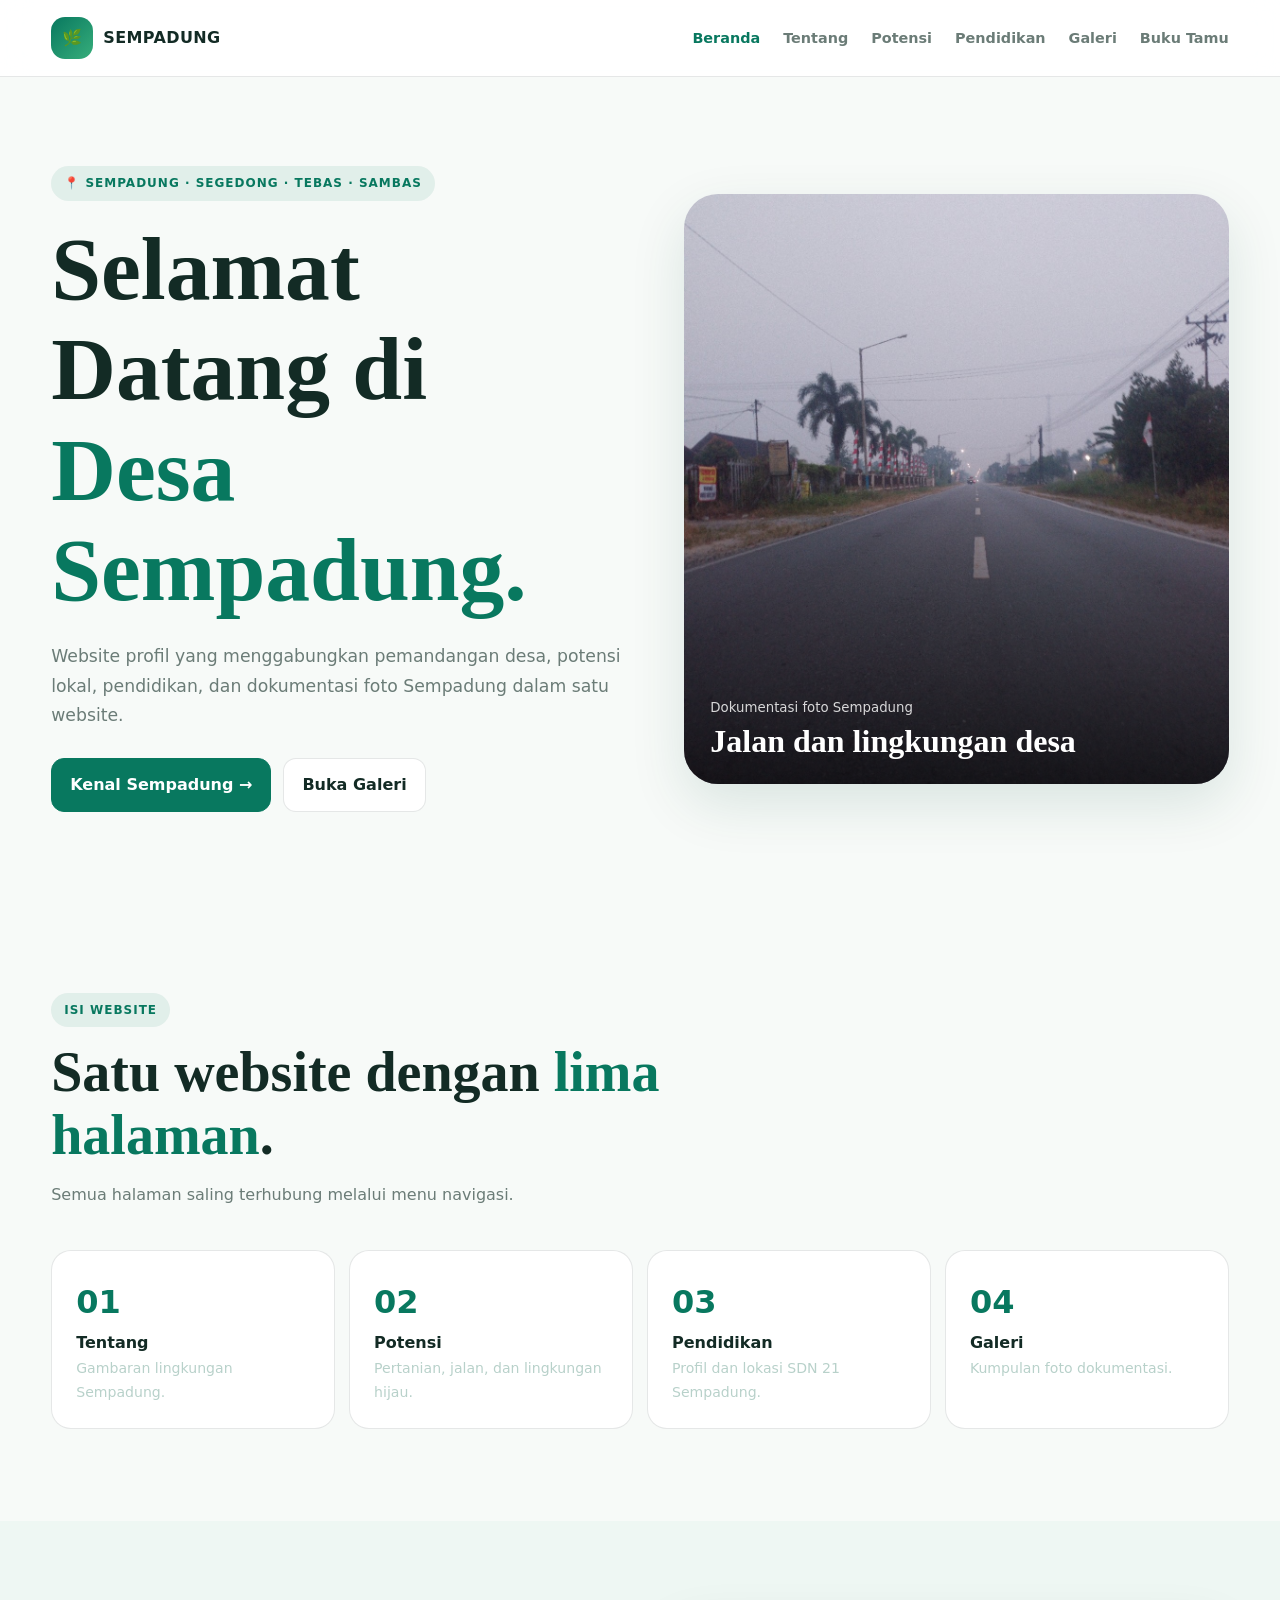
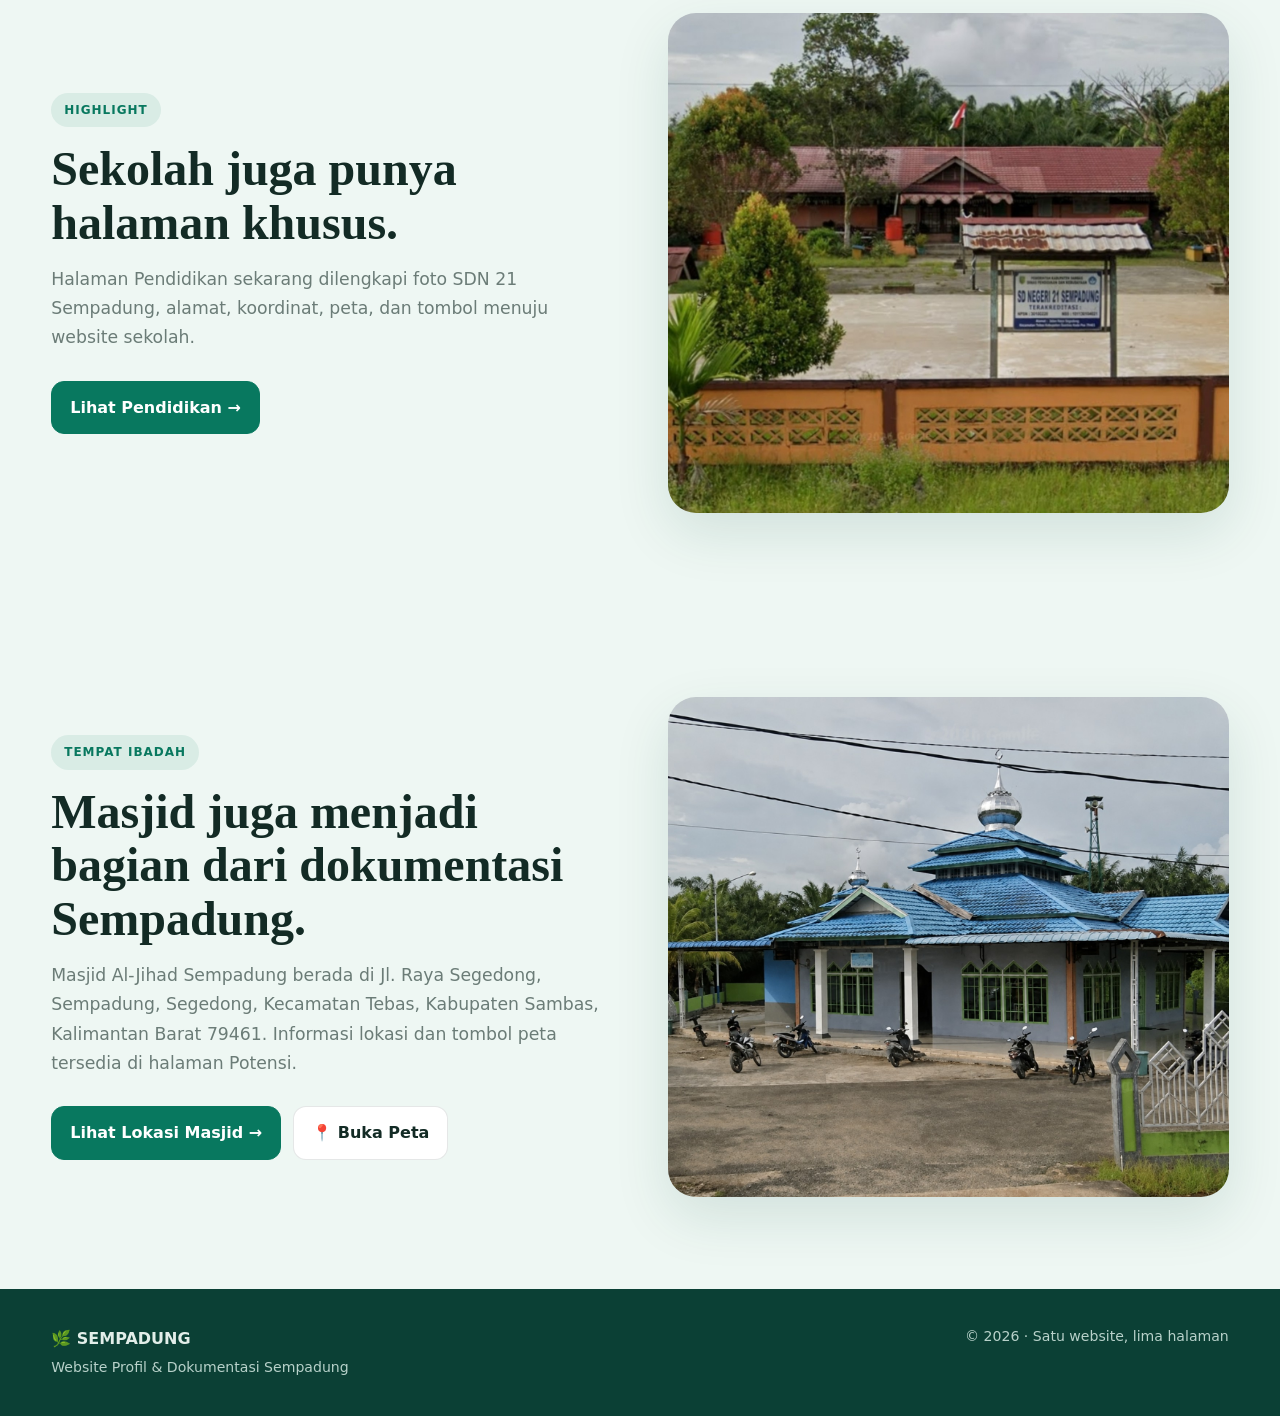
<file: index.html>
<!doctype html>
<html lang="id">
<head>
<meta charset="utf-8">
<meta name="viewport" content="width=device-width,initial-scale=1">
<meta name="description" content="Website Profil Sempadung, Segedong, Tebas, Sambas, Kalimantan Barat">
<title>Beranda | Sempadung</title>
<link rel="stylesheet" href="style.css">
</head>
<body>

<header>
 <div class="container nav">
  <a class="logo" href="index.html"><span class="logo-mark">🌿</span><span>SEMPADUNG</span></a>
  <button class="menu" aria-label="Menu">☰</button>
  <ul class="links">
   <li><a class="active" href="index.html">Beranda</a></li>
   <li><a class="" href="tentang.html">Tentang</a></li>
   <li><a class="" href="potensi.html">Potensi</a></li>
   <li><a class="" href="pendidikan.html">Pendidikan</a></li>
   <li><a class="" href="galeri.html">Galeri</a></li>
   <li><a class="" href="buku-tamu.html">Buku Tamu</a></li>
  </ul>
 </div>
</header>


<main>
<section class="hero">
 <div class="container hero-grid">
  <div class="reveal">
   <span class="badge">📍 Sempadung · Segedong · Tebas · Sambas</span>
   <h1>Selamat Datang di <span>Desa Sempadung.</span></h1>
   <p class="lead">Website profil yang menggabungkan pemandangan desa, potensi lokal, pendidikan, dan dokumentasi foto Sempadung dalam satu website.</p>
   <div class="buttons">
    <a class="btn primary" href="tentang.html">Kenal Sempadung →</a>
    <a class="btn secondary" href="galeri.html">Buka Galeri</a>
   </div>
  </div>
  <div class="hero-photo reveal">
   <img src="jalan-sempadung-1.jpg" alt="Pemandangan jalan Sempadung">
   <div class="hero-caption"><small>Dokumentasi foto Sempadung</small><h2>Jalan dan lingkungan desa</h2></div>
  </div>
 </div>
</section>
<section>
 <div class="container">
  <div class="head reveal"><span class="label">Isi Website</span><h2>Satu website dengan <span>lima halaman</span>.</h2><p>Semua halaman saling terhubung melalui menu navigasi.</p></div>
  <div class="stats">
   <div class="stat reveal"><strong>01</strong><b>Tentang</b><p class="small">Gambaran lingkungan Sempadung.</p></div>
   <div class="stat reveal"><strong>02</strong><b>Potensi</b><p class="small">Pertanian, jalan, dan lingkungan hijau.</p></div>
   <div class="stat reveal"><strong>03</strong><b>Pendidikan</b><p class="small">Profil dan lokasi SDN 21 Sempadung.</p></div>
   <div class="stat reveal"><strong>04</strong><b>Galeri</b><p class="small">Kumpulan foto dokumentasi.</p></div>
  </div>
 </div>
</section>
<section style="background:var(--light)">
 <div class="container two">
  <div class="reveal"><span class="label">Highlight</span><h2 style="font-size:3rem;margin:15px 0">Sekolah juga punya halaman khusus.</h2><p class="lead">Halaman Pendidikan sekarang dilengkapi foto SDN 21 Sempadung, alamat, koordinat, peta, dan tombol menuju website sekolah.</p><div class="buttons"><a class="btn primary" href="pendidikan.html">Lihat Pendidikan →</a></div></div>
  <div class="photo reveal"><img src="sdn-21-sempadung.jpg" alt="SD Negeri 21 Sempadung"></div>
 </div>
</section>
<section style="background:var(--light)"><div class="container two"><div class="reveal"><span class="label">Tempat Ibadah</span><h2 style="font-size:3rem;margin:15px 0">Masjid juga menjadi bagian dari dokumentasi Sempadung.</h2><p class="lead">Masjid Al-Jihad Sempadung berada di Jl. Raya Segedong, Sempadung, Segedong, Kecamatan Tebas, Kabupaten Sambas, Kalimantan Barat 79461. Informasi lokasi dan tombol peta tersedia di halaman Potensi.</p><div class="buttons"><a class="btn primary" href="potensi.html">Lihat Lokasi Masjid →</a><a class="btn secondary" target="_blank" rel="noopener" href="https://www.google.com/maps/search/?api=1&query=Masjid+Al-Jihad+Sempadung+Segedong+Tebas+Sambas">📍 Buka Peta</a></div></div><div class="photo reveal"><img src="masjid-sempadung.jpg" alt="Masjid di Sempadung"></div></div></section></main>


<footer><div class="container footer">
 <div><b>🌿 SEMPADUNG</b><br><span class="small">Website Profil & Dokumentasi Sempadung</span></div>
 <div class="small">© 2026 · Satu website, lima halaman</div>
</div></footer>

<script src="script.js"></script>
</body>
</html>
</file>
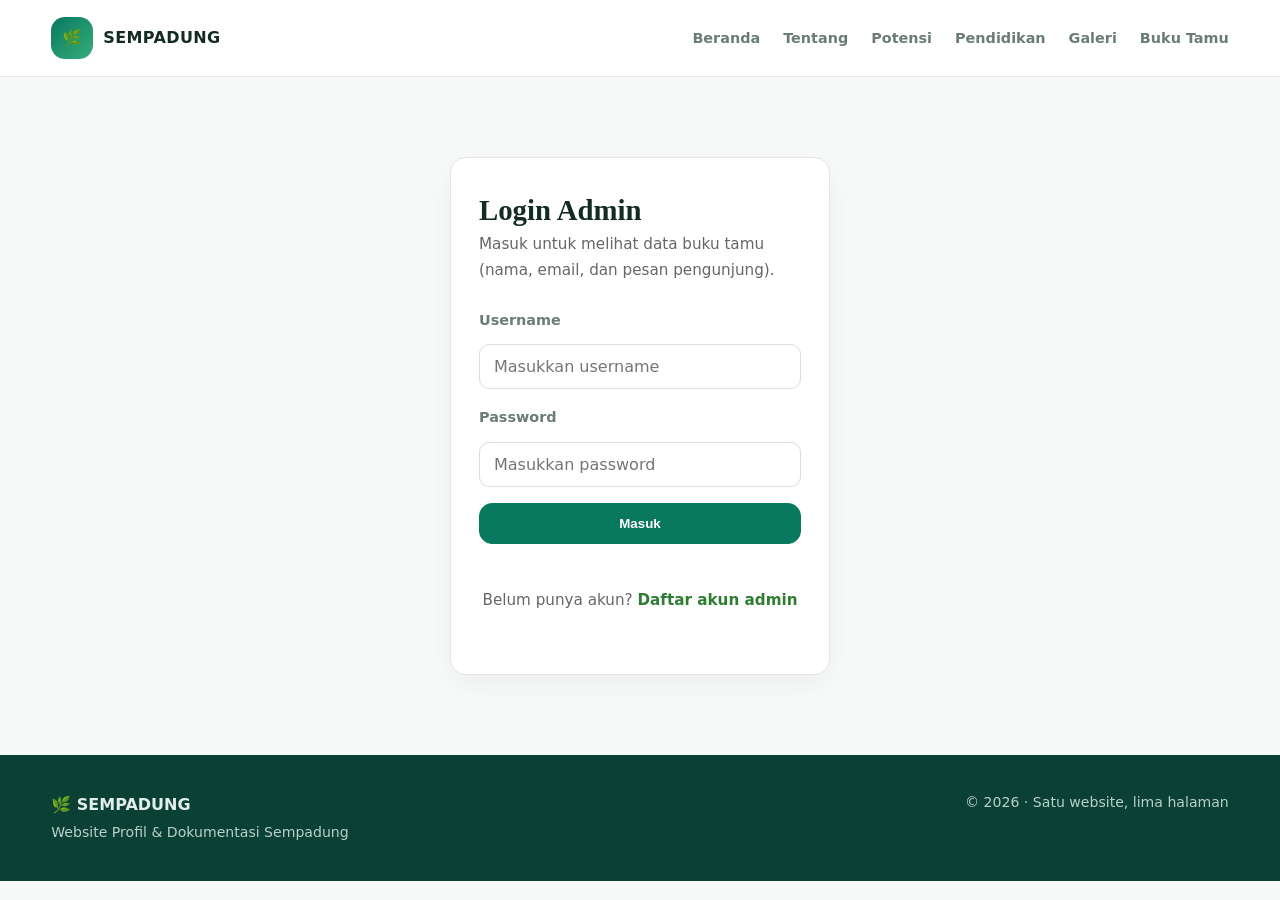
<file: admin-login.html>
<!doctype html>
<html lang="id">
<head>
<meta charset="utf-8">
<meta name="viewport" content="width=device-width,initial-scale=1">
<meta name="robots" content="noindex, nofollow">
<title>Login Admin | Sempadung</title>
<link rel="stylesheet" href="style.css">
<style>
 .login-wrap{max-width:420px;margin:80px auto;padding:0 20px}
 .login-card{background:#fff;border:1px solid #e5e5e5;border-radius:16px;padding:36px 28px;box-shadow:0 10px 30px rgba(0,0,0,.05)}
 .login-card h1{font-size:1.8rem;margin:0 0 6px}
 .login-card p{color:#666;margin:0 0 24px;font-size:.95rem}
 .field{margin-bottom:16px}
 .field label{display:block;font-weight:600;font-size:.9rem;margin-bottom:6px}
 .field input{width:100%;padding:12px 14px;border:1px solid #ddd;border-radius:10px;font-size:1rem;box-sizing:border-box}
 .login-status{min-height:20px;font-size:.9rem;margin-top:12px}
 .login-status.err{color:#c0392b}
 .switch-link{text-align:center;margin-top:18px;font-size:.9rem;color:#666}
 .switch-link a{color:var(--brand,#2e7d32);font-weight:600;text-decoration:none}
</style>
</head>
<body>

<header>
 <div class="container nav">
  <a class="logo" href="index.html"><span class="logo-mark">🌿</span><span>SEMPADUNG</span></a>
  <button class="menu" aria-label="Menu">☰</button>
  <ul class="links">
   <li><a href="index.html">Beranda</a></li>
   <li><a href="tentang.html">Tentang</a></li>
   <li><a href="potensi.html">Potensi</a></li>
   <li><a href="pendidikan.html">Pendidikan</a></li>
   <li><a href="galeri.html">Galeri</a></li>
   <li><a href="buku-tamu.html">Buku Tamu</a></li>
  </ul>
 </div>
</header>

<main>
<div class="login-wrap">
 <div class="login-card">
  <h1>Login Admin</h1>
  <p>Masuk untuk melihat data buku tamu (nama, email, dan pesan pengunjung).</p>
  <form id="loginForm">
   <div class="field">
    <label for="username">Username</label>
    <input type="text" id="username" placeholder="Masukkan username" required>
   </div>
   <div class="field">
    <label for="password">Password</label>
    <input type="password" id="password" placeholder="Masukkan password" required>
   </div>
   <button type="submit" class="btn primary" id="loginBtn" style="width:100%">Masuk</button>
   <p id="loginStatus" class="login-status"></p>
  </form>
  <p class="switch-link">Belum punya akun? <a href="admin-register.html">Daftar akun admin</a></p>
 </div>
</div>
</main>

<footer><div class="container footer">
 <div><b>🌿 SEMPADUNG</b><br><span class="small">Website Profil & Dokumentasi Sempadung</span></div>
 <div class="small">© 2026 · Satu website, lima halaman</div>
</div></footer>

<script src="script.js"></script>
<script>
// ============================================
// GANTI URL DI BAWAH INI dengan Web App URL
// hasil Deploy dari Google Apps Script kamu (sama seperti di guestbook.js)
// ============================================
const ADMIN_API_URL = "https://script.google.com/macros/s/AKfycbyBbUk-zqwrBUJFrIFezz4glHJ-rr6yyU-27ww0QvKRuOUiE1igBY_jRhawdlrGu0j-/exec";

const loginForm = document.getElementById('loginForm');
const loginStatus = document.getElementById('loginStatus');
const loginBtn = document.getElementById('loginBtn');

loginForm.addEventListener('submit', async (e) => {
 e.preventDefault();
 const username = document.getElementById('username').value.trim();
 const password = document.getElementById('password').value;

 if (!ADMIN_API_URL || ADMIN_API_URL.includes('PASTE_URL')) {
  loginStatus.textContent = 'Server belum terhubung, hubungi pengelola website.';
  loginStatus.className = 'login-status err';
  return;
 }

 loginBtn.disabled = true;
 loginStatus.textContent = 'Memeriksa...';
 loginStatus.className = 'login-status';

 try {
  const res = await fetch(ADMIN_API_URL, {
   method: 'POST',
   headers: { 'Content-Type': 'text/plain' },
   body: JSON.stringify({ action: 'login', username, password })
  });
  const result = await res.json();

  if (result.status === 'success') {
   sessionStorage.setItem('adminUsername', username);
   sessionStorage.setItem('adminPassword', password);
   window.location.href = 'buku-tamu.html?login=success';
  } else {
   loginStatus.textContent = result.message || 'Username atau password salah.';
   loginStatus.className = 'login-status err';
  }
 } catch (err) {
  loginStatus.textContent = 'Gagal terhubung ke server, coba lagi.';
  loginStatus.className = 'login-status err';
 } finally {
  loginBtn.disabled = false;
 }
});
</script>
</body>
</html>
</file>
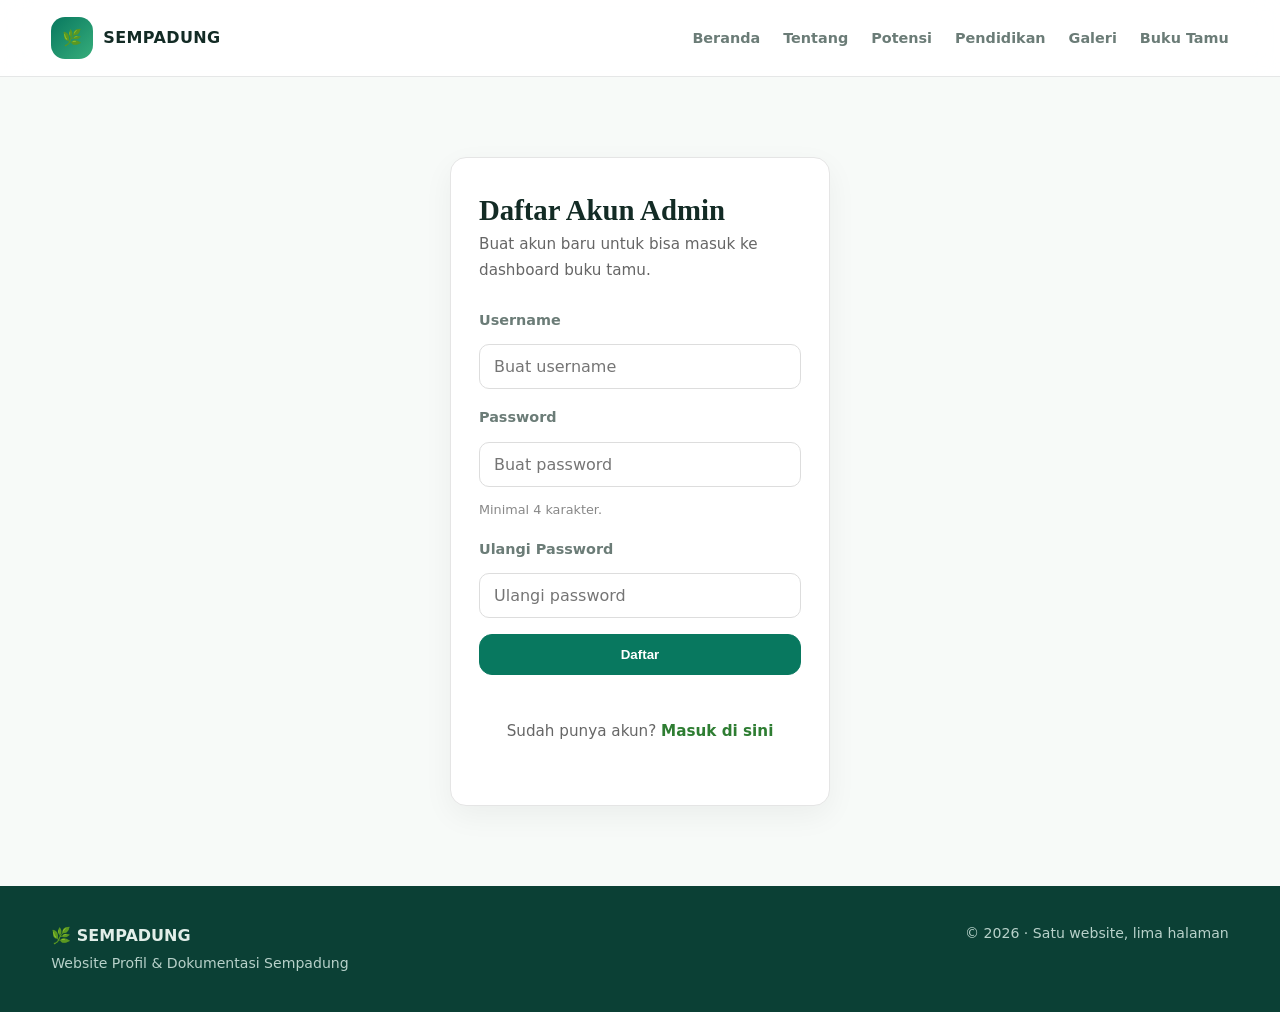
<file: admin-register.html>
<!doctype html>
<html lang="id">
<head>
<meta charset="utf-8">
<meta name="viewport" content="width=device-width,initial-scale=1">
<meta name="robots" content="noindex, nofollow">
<title>Daftar Akun Admin | Sempadung</title>
<link rel="stylesheet" href="style.css">
<style>
 .login-wrap{max-width:420px;margin:80px auto;padding:0 20px}
 .login-card{background:#fff;border:1px solid #e5e5e5;border-radius:16px;padding:36px 28px;box-shadow:0 10px 30px rgba(0,0,0,.05)}
 .login-card h1{font-size:1.8rem;margin:0 0 6px}
 .login-card p{color:#666;margin:0 0 24px;font-size:.95rem}
 .field{margin-bottom:16px}
 .field label{display:block;font-weight:600;font-size:.9rem;margin-bottom:6px}
 .field input{width:100%;padding:12px 14px;border:1px solid #ddd;border-radius:10px;font-size:1rem;box-sizing:border-box}
 .field small{display:block;margin-top:6px;color:#888;font-size:.8rem}
 .login-status{min-height:20px;font-size:.9rem;margin-top:12px}
 .login-status.err{color:#c0392b}
 .login-status.ok{color:#2e7d32}
 .switch-link{text-align:center;margin-top:18px;font-size:.9rem;color:#666}
 .switch-link a{color:var(--brand,#2e7d32);font-weight:600;text-decoration:none}
</style>
</head>
<body>

<header>
 <div class="container nav">
  <a class="logo" href="index.html"><span class="logo-mark">🌿</span><span>SEMPADUNG</span></a>
  <button class="menu" aria-label="Menu">☰</button>
  <ul class="links">
   <li><a href="index.html">Beranda</a></li>
   <li><a href="tentang.html">Tentang</a></li>
   <li><a href="potensi.html">Potensi</a></li>
   <li><a href="pendidikan.html">Pendidikan</a></li>
   <li><a href="galeri.html">Galeri</a></li>
   <li><a href="buku-tamu.html">Buku Tamu</a></li>
  </ul>
 </div>
</header>

<main>
<div class="login-wrap">
 <div class="login-card">
  <h1>Daftar Akun Admin</h1>
  <p>Buat akun baru untuk bisa masuk ke dashboard buku tamu.</p>
  <form id="registerForm">
   <div class="field">
    <label for="username">Username</label>
    <input type="text" id="username" placeholder="Buat username" required>
   </div>
   <div class="field">
    <label for="password">Password</label>
    <input type="password" id="password" placeholder="Buat password" required minlength="4">
    <small>Minimal 4 karakter.</small>
   </div>
   <div class="field">
    <label for="password2">Ulangi Password</label>
    <input type="password" id="password2" placeholder="Ulangi password" required minlength="4">
   </div>
   <button type="submit" class="btn primary" id="registerBtn" style="width:100%">Daftar</button>
   <p id="registerStatus" class="login-status"></p>
  </form>
  <p class="switch-link">Sudah punya akun? <a href="admin-login.html">Masuk di sini</a></p>
 </div>
</div>
</main>

<footer><div class="container footer">
 <div><b>🌿 SEMPADUNG</b><br><span class="small">Website Profil & Dokumentasi Sempadung</span></div>
 <div class="small">© 2026 · Satu website, lima halaman</div>
</div></footer>

<script src="script.js"></script>
<script>
// ============================================
// GANTI URL DI BAWAH INI, sama persis seperti
// di admin-login.html, admin.html, dan guestbook.js
// ============================================
const ADMIN_API_URL = "https://script.google.com/macros/s/AKfycbyBbUk-zqwrBUJFrIFezz4glHJ-rr6yyU-27ww0QvKRuOUiE1igBY_jRhawdlrGu0j-/exec";

const registerForm = document.getElementById('registerForm');
const registerStatus = document.getElementById('registerStatus');
const registerBtn = document.getElementById('registerBtn');

registerForm.addEventListener('submit', async (e) => {
 e.preventDefault();
 const username = document.getElementById('username').value.trim();
 const password = document.getElementById('password').value;
 const password2 = document.getElementById('password2').value;

 if (password !== password2) {
  registerStatus.textContent = 'Password dan ulangi password tidak sama.';
  registerStatus.className = 'login-status err';
  return;
 }

 if (!ADMIN_API_URL || ADMIN_API_URL.includes('PASTE_URL')) {
  registerStatus.textContent = 'Server belum terhubung, hubungi pengelola website.';
  registerStatus.className = 'login-status err';
  return;
 }

 registerBtn.disabled = true;
 registerStatus.textContent = 'Mendaftarkan...';
 registerStatus.className = 'login-status';

 try {
  const res = await fetch(ADMIN_API_URL, {
   method: 'POST',
   headers: { 'Content-Type': 'text/plain' },
   body: JSON.stringify({ action: 'register', username, password })
  });
  const result = await res.json();

  if (result.status === 'success') {
   registerStatus.textContent = 'Akun berhasil dibuat, mengalihkan ke login...';
   registerStatus.className = 'login-status ok';
   setTimeout(() => { window.location.href = 'admin-login.html'; }, 1200);
  } else {
   registerStatus.textContent = result.message || 'Gagal mendaftar, coba lagi.';
   registerStatus.className = 'login-status err';
   registerBtn.disabled = false;
  }
 } catch (err) {
  registerStatus.textContent = 'Gagal terhubung ke server, coba lagi.';
  registerStatus.className = 'login-status err';
  registerBtn.disabled = false;
 }
});
</script>
</body>
</html>
</file>
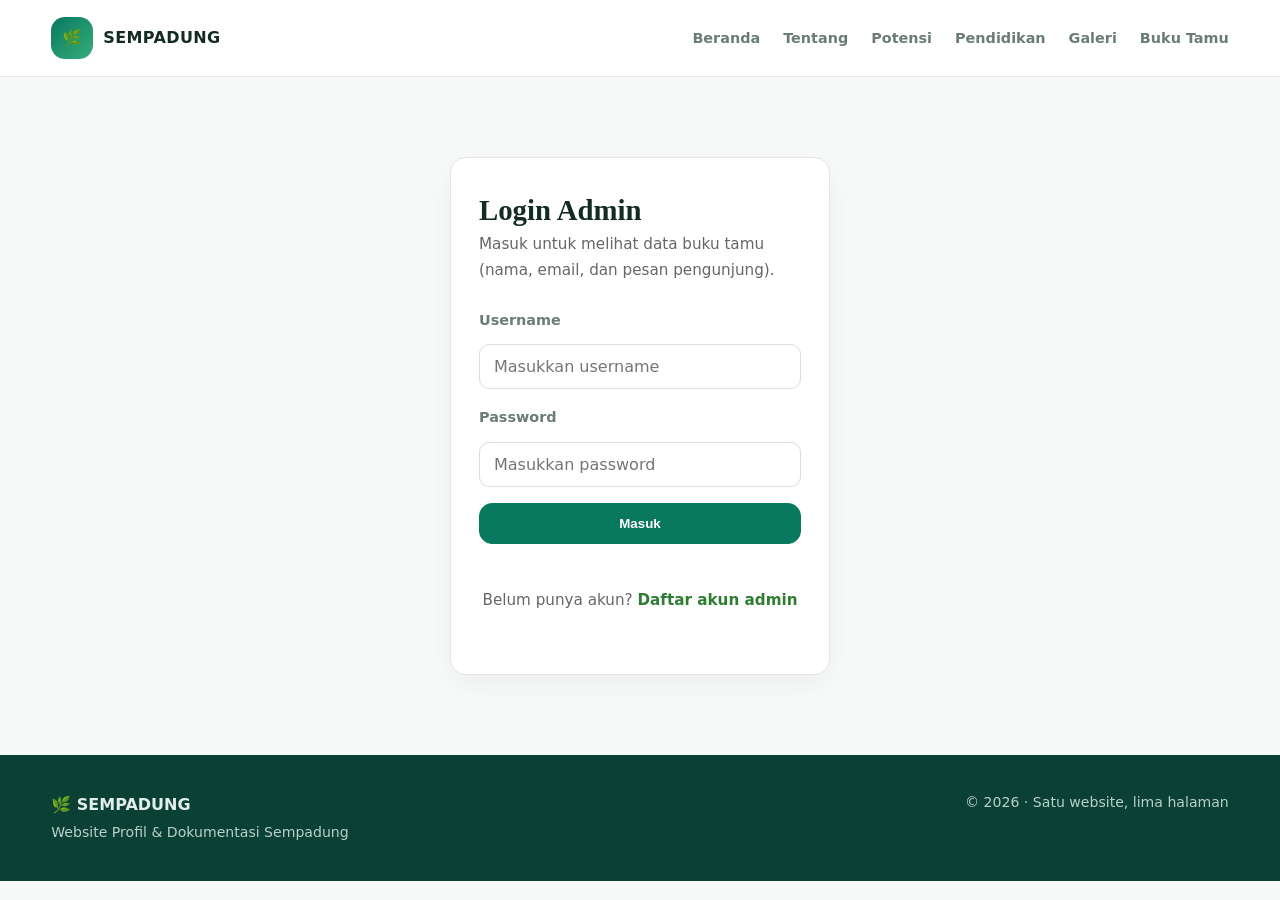
<file: admin.html>
<!doctype html>
<html lang="id">
<head>
<meta charset="utf-8">
<meta name="viewport" content="width=device-width,initial-scale=1">
<meta name="robots" content="noindex, nofollow">
<title>Dashboard Admin | Sempadung</title>
<link rel="stylesheet" href="style.css">
<style>
 .admin-wrap{padding:40px 0}
 .admin-top{display:flex;justify-content:space-between;align-items:center;flex-wrap:wrap;gap:12px;margin-bottom:24px}
 .admin-top h1{margin:0;font-size:2rem}
 .btn-logout{background:none;border:1px solid #ccc;padding:10px 18px;border-radius:10px;cursor:pointer;font-size:.9rem}
 .admin-status{color:#666;margin-bottom:16px}
 .table-wrap{overflow-x:auto;border:1px solid #eee;border-radius:14px}
 table{width:100%;border-collapse:collapse;min-width:640px}
 th,td{text-align:left;padding:14px 16px;border-bottom:1px solid #f0f0f0;font-size:.92rem;vertical-align:top}
 th{background:var(--light,#f4f6f2);font-weight:700}
 tr:last-child td{border-bottom:none}
 .cell-pesan{max-width:340px;white-space:pre-wrap}
 .cell-waktu{white-space:nowrap;color:#666;font-size:.85rem}
 .empty-msg{padding:30px;text-align:center;color:#777}
</style>
</head>
<body>

<header>
 <div class="container nav">
  <a class="logo" href="index.html"><span class="logo-mark">🌿</span><span>SEMPADUNG</span></a>
  <button class="menu" aria-label="Menu">☰</button>
  <ul class="links">
   <li><a href="index.html">Beranda</a></li>
   <li><a href="tentang.html">Tentang</a></li>
   <li><a href="potensi.html">Potensi</a></li>
   <li><a href="pendidikan.html">Pendidikan</a></li>
   <li><a href="galeri.html">Galeri</a></li>
   <li><a href="buku-tamu.html">Buku Tamu</a></li>
  </ul>
 </div>
</header>

<main>
<div class="container admin-wrap">
 <div class="admin-top">
  <h1>Dashboard Buku Tamu</h1>
  <button class="btn-logout" id="logoutBtn">Keluar</button>
 </div>
 <p class="admin-status" id="adminStatus">Memuat data...</p>
 <div class="table-wrap">
  <table>
   <thead>
    <tr>
     <th>Waktu</th>
     <th>Nama</th>
     <th>Email</th>
     <th>Pesan</th>
     <th>Kategori</th>
    </tr>
   </thead>
   <tbody id="dataBody"></tbody>
  </table>
 </div>
</div>
</main>

<footer><div class="container footer">
 <div><b>🌿 SEMPADUNG</b><br><span class="small">Website Profil & Dokumentasi Sempadung</span></div>
 <div class="small">© 2026 · Satu website, lima halaman</div>
</div></footer>

<script src="script.js"></script>
<script>
// ============================================
// GANTI URL DI BAWAH INI, sama persis seperti
// yang ditempel di admin-login.html dan guestbook.js
// ============================================
const ADMIN_API_URL = "https://script.google.com/macros/s/AKfycbyBbUk-zqwrBUJFrIFezz4glHJ-rr6yyU-27ww0QvKRuOUiE1igBY_jRhawdlrGu0j-/exec";

const adminStatus = document.getElementById('adminStatus');
const dataBody = document.getElementById('dataBody');
const logoutBtn = document.getElementById('logoutBtn');

function escapeHtml(str) {
 const div = document.createElement('div');
 div.textContent = str || '';
 return div.innerHTML;
}

function formatWaktu(iso) {
 try {
  return new Date(iso).toLocaleString('id-ID', { dateStyle: 'medium', timeStyle: 'short' });
 } catch (e) {
  return iso;
 }
}

async function loadData() {
 const username = sessionStorage.getItem('adminUsername');
 const password = sessionStorage.getItem('adminPassword');

 if (!username || !password) {
  window.location.href = 'admin-login.html';
  return;
 }

 if (!ADMIN_API_URL || ADMIN_API_URL.includes('PASTE_URL')) {
  adminStatus.textContent = 'Server belum terhubung, hubungi pengelola website.';
  return;
 }

 try {
  const res = await fetch(ADMIN_API_URL, {
   method: 'POST',
   headers: { 'Content-Type': 'text/plain' },
   body: JSON.stringify({ action: 'data', username, password })
  });
  const result = await res.json();

  if (result.status !== 'success') {
   sessionStorage.removeItem('adminUsername');
   sessionStorage.removeItem('adminPassword');
   window.location.href = 'admin-login.html';
   return;
  }

  const data = result.data || [];

  if (data.length === 0) {
   adminStatus.textContent = 'Belum ada data masuk.';
   dataBody.innerHTML = '';
   return;
  }

  adminStatus.textContent = `Total ${data.length} pesan masuk.`;
  dataBody.innerHTML = data.map(item => `
   <tr>
    <td class="cell-waktu">${formatWaktu(item.waktu)}</td>
    <td>${escapeHtml(item.nama)}</td>
    <td>${escapeHtml(item.email)}</td>
    <td class="cell-pesan">${escapeHtml(item.pesan)}</td>
    <td>${escapeHtml(item.kategori)}</td>
   </tr>
  `).join('');
 } catch (err) {
  adminStatus.textContent = 'Gagal memuat data, coba lagi.';
 }
}

logoutBtn.addEventListener('click', () => {
 sessionStorage.removeItem('adminUsername');
 sessionStorage.removeItem('adminPassword');
 window.location.href = 'admin-login.html';
});

loadData();
</script>
</body>
</html>
</file>
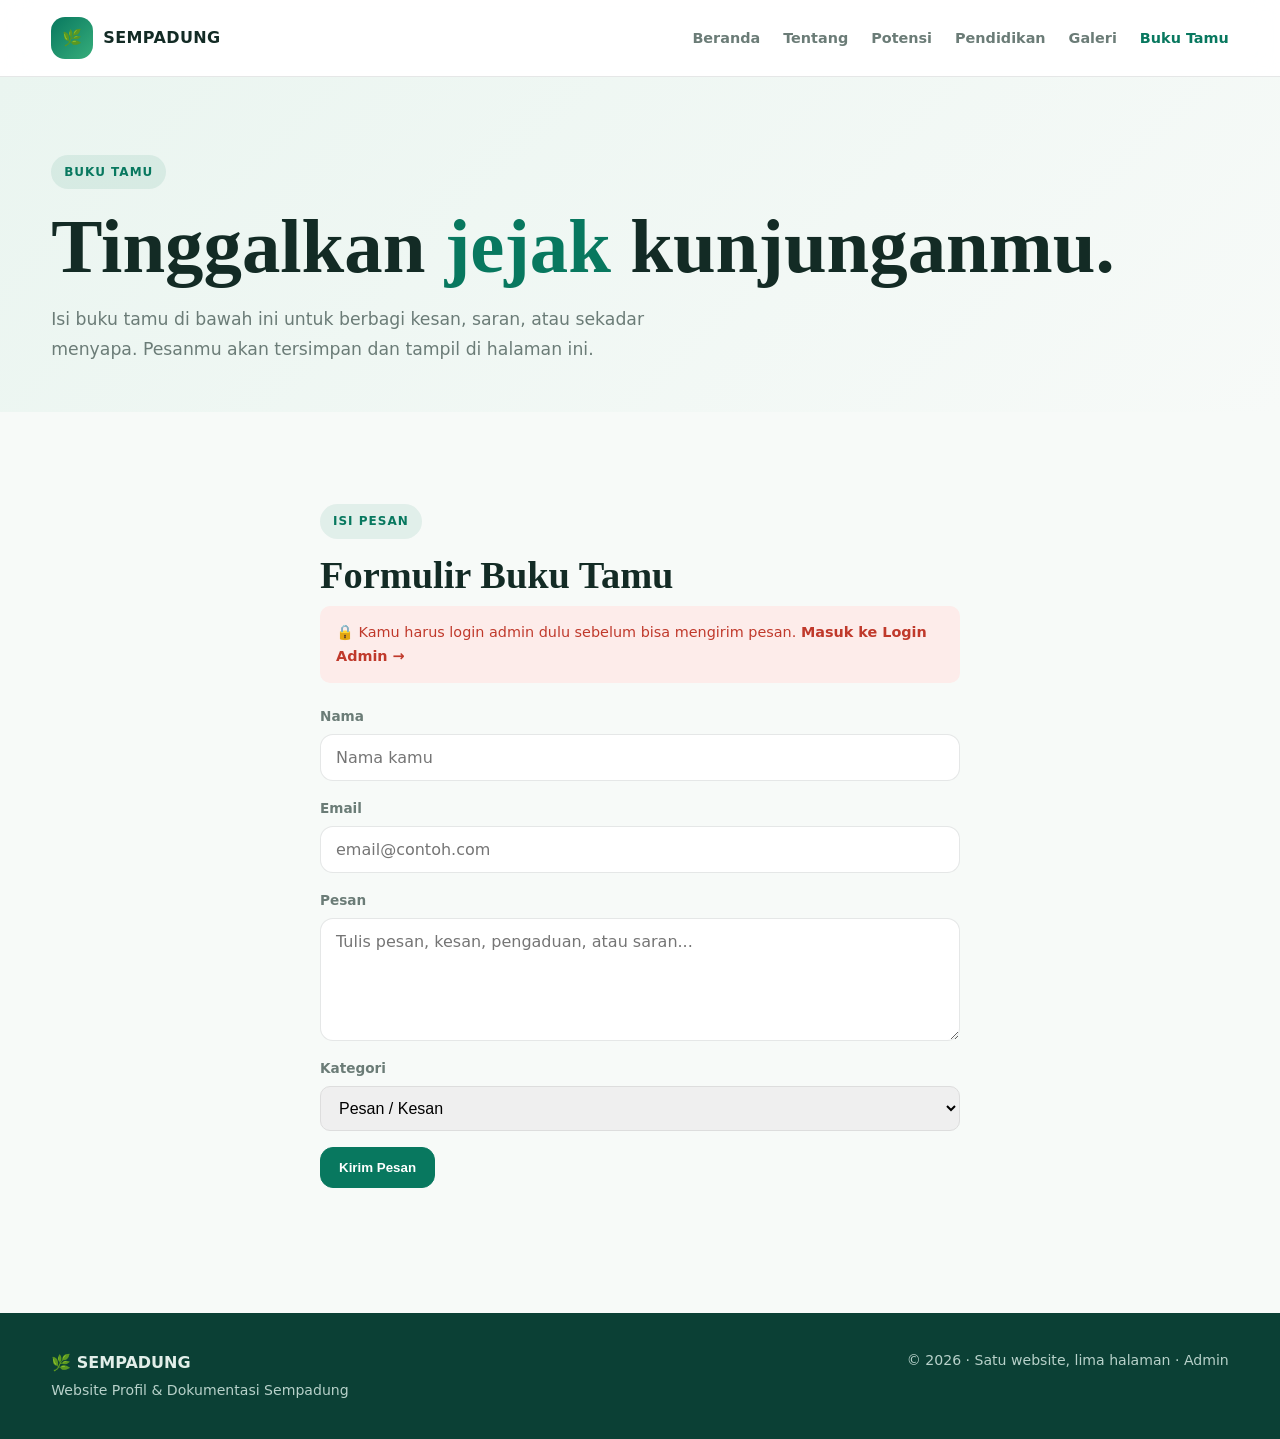
<file: buku-tamu.html>
<!doctype html>
<html lang="id">
<head>
<meta charset="utf-8">
<meta name="viewport" content="width=device-width,initial-scale=1">
<meta name="description" content="Website Profil Sempadung, Segedong, Tebas, Sambas, Kalimantan Barat">
<title>Buku Tamu | Sempadung</title>
<link rel="stylesheet" href="style.css">
</head>
<body>

<header>
 <div class="container nav">
  <a class="logo" href="index.html"><span class="logo-mark">🌿</span><span>SEMPADUNG</span></a>
  <button class="menu" aria-label="Menu">☰</button>
  <ul class="links">
   <li><a class="" href="index.html">Beranda</a></li>
   <li><a class="" href="tentang.html">Tentang</a></li>
   <li><a class="" href="potensi.html">Potensi</a></li>
   <li><a class="" href="pendidikan.html">Pendidikan</a></li>
   <li><a class="" href="galeri.html">Galeri</a></li>
   <li><a class="active" href="buku-tamu.html">Buku Tamu</a></li>
  </ul>
 </div>
</header>

<main>
<section class="page-hero"><div class="container reveal"><span class="label">Buku Tamu</span><h1>Tinggalkan <span>jejak</span> kunjunganmu.</h1><p class="lead">Isi buku tamu di bawah ini untuk berbagi kesan, saran, atau sekadar menyapa. Pesanmu akan tersimpan dan tampil di halaman ini.</p></div></section>

<section>
 <div class="container" style="max-width:640px">
  <div class="reveal">
   <span class="label">Isi Pesan</span>
   <h2 style="font-size:2.4rem;margin:15px 0">Formulir Buku Tamu</h2>
   <div id="loginBanner" style="margin:-6px 0 20px;padding:14px 16px;border-radius:10px;font-size:.9rem"></div>
   <form id="guestForm" class="guest-form">
    <div class="field">
     <label for="gName">Nama</label>
     <input type="text" id="gName" name="nama" placeholder="Nama kamu" required>
    </div>
    <div class="field">
     <label for="gEmail">Email</label>
     <input type="email" id="gEmail" name="email" placeholder="email@contoh.com" required>
    </div>
    <div class="field">
     <label for="gMessage">Pesan</label>
     <textarea id="gMessage" name="pesan" rows="5" placeholder="Tulis pesan, kesan, pengaduan, atau saran..." required></textarea>
    </div>
    <div class="field">
     <label for="gKategori">Kategori</label>
     <select id="gKategori" name="kategori" style="width:100%;padding:12px 14px;border:1px solid #ddd;border-radius:10px;font-size:1rem;box-sizing:border-box">
      <option value="Pesan">Pesan / Kesan</option>
      <option value="Pengaduan">Pengaduan</option>
      <option value="Saran">Saran</option>
      <option value="Lainnya">Lainnya</option>
     </select>
    </div>
    <button type="submit" class="btn primary" id="gSubmitBtn">Kirim Pesan</button>
    <p id="gStatus" class="form-status"></p>
   </form>
  </div>
 </div>
</section>
<script>
if (window.location.search.includes('login=success')) {
 sessionStorage.setItem('showLoginSuccess', '1');
 window.history.replaceState({}, '', 'buku-tamu.html');
}
</script>
</main>

<footer><div class="container footer">
 <div><b>🌿 SEMPADUNG</b><br><span class="small">Website Profil & Dokumentasi Sempadung</span></div>
 <div class="small">© 2026 · Satu website, lima halaman · <a href="admin-login.html" style="color:inherit">Admin</a></div>
</div></footer>

<script src="script.js"></script>
<script src="guestbook.js"></script>
</body>
</html>
</file>
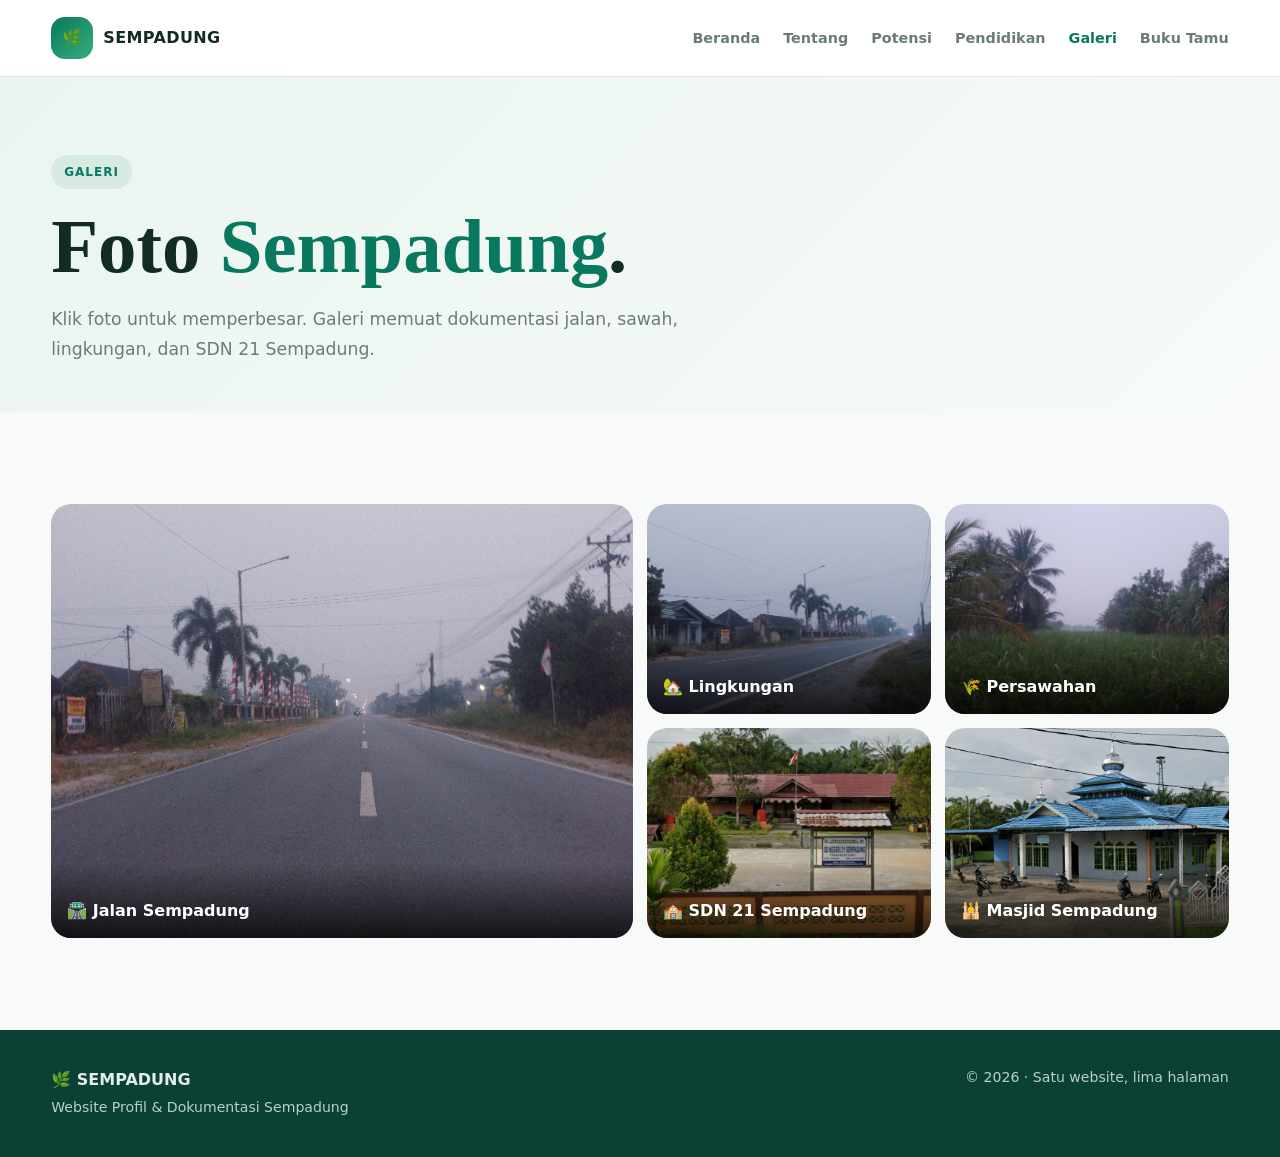
<file: galeri.html>
<!doctype html>
<html lang="id">
<head>
<meta charset="utf-8">
<meta name="viewport" content="width=device-width,initial-scale=1">
<meta name="description" content="Website Profil Sempadung, Segedong, Tebas, Sambas, Kalimantan Barat">
<title>Galeri Sempadung | Sempadung</title>
<link rel="stylesheet" href="style.css">
</head>
<body>

<header>
 <div class="container nav">
  <a class="logo" href="index.html"><span class="logo-mark">🌿</span><span>SEMPADUNG</span></a>
  <button class="menu" aria-label="Menu">☰</button>
  <ul class="links">
   <li><a class="" href="index.html">Beranda</a></li>
   <li><a class="" href="tentang.html">Tentang</a></li>
   <li><a class="" href="potensi.html">Potensi</a></li>
   <li><a class="" href="pendidikan.html">Pendidikan</a></li>
   <li><a class="active" href="galeri.html">Galeri</a></li>
   <li><a class="" href="buku-tamu.html">Buku Tamu</a></li>
  </ul>
 </div>
</header>


<main>
<section class="page-hero"><div class="container reveal"><span class="label">Galeri</span><h1>Foto <span>Sempadung</span>.</h1><p class="lead">Klik foto untuk memperbesar. Galeri memuat dokumentasi jalan, sawah, lingkungan, dan SDN 21 Sempadung.</p></div></section>
<section><div class="container"><div class="gallery">
 <figure class="reveal"><img src="jalan-sempadung-1.jpg" alt="Jalan Sempadung"><figcaption>🛣️ Jalan Sempadung</figcaption></figure>
 <figure class="reveal"><img src="jalan-sempadung-2.jpg" alt="Lingkungan jalan"><figcaption>🏡 Lingkungan</figcaption></figure>
 <figure class="reveal"><img src="sawah-sempadung.jpg" alt="Persawahan Sempadung"><figcaption>🌾 Persawahan</figcaption></figure>
 <figure class="reveal"><img src="sdn-21-sempadung.jpg" alt="SDN 21 Sempadung"><figcaption>🏫 SDN 21 Sempadung</figcaption></figure>
 <figure class="reveal"><img src="masjid-sempadung.jpg" alt="Masjid di Sempadung"><figcaption>🕌 Masjid Sempadung</figcaption></figure>
</div></div></section>
</main>


<footer><div class="container footer">
 <div><b>🌿 SEMPADUNG</b><br><span class="small">Website Profil & Dokumentasi Sempadung</span></div>
 <div class="small">© 2026 · Satu website, lima halaman</div>
</div></footer>

<script src="script.js"></script>
</body>
</html>
</file>
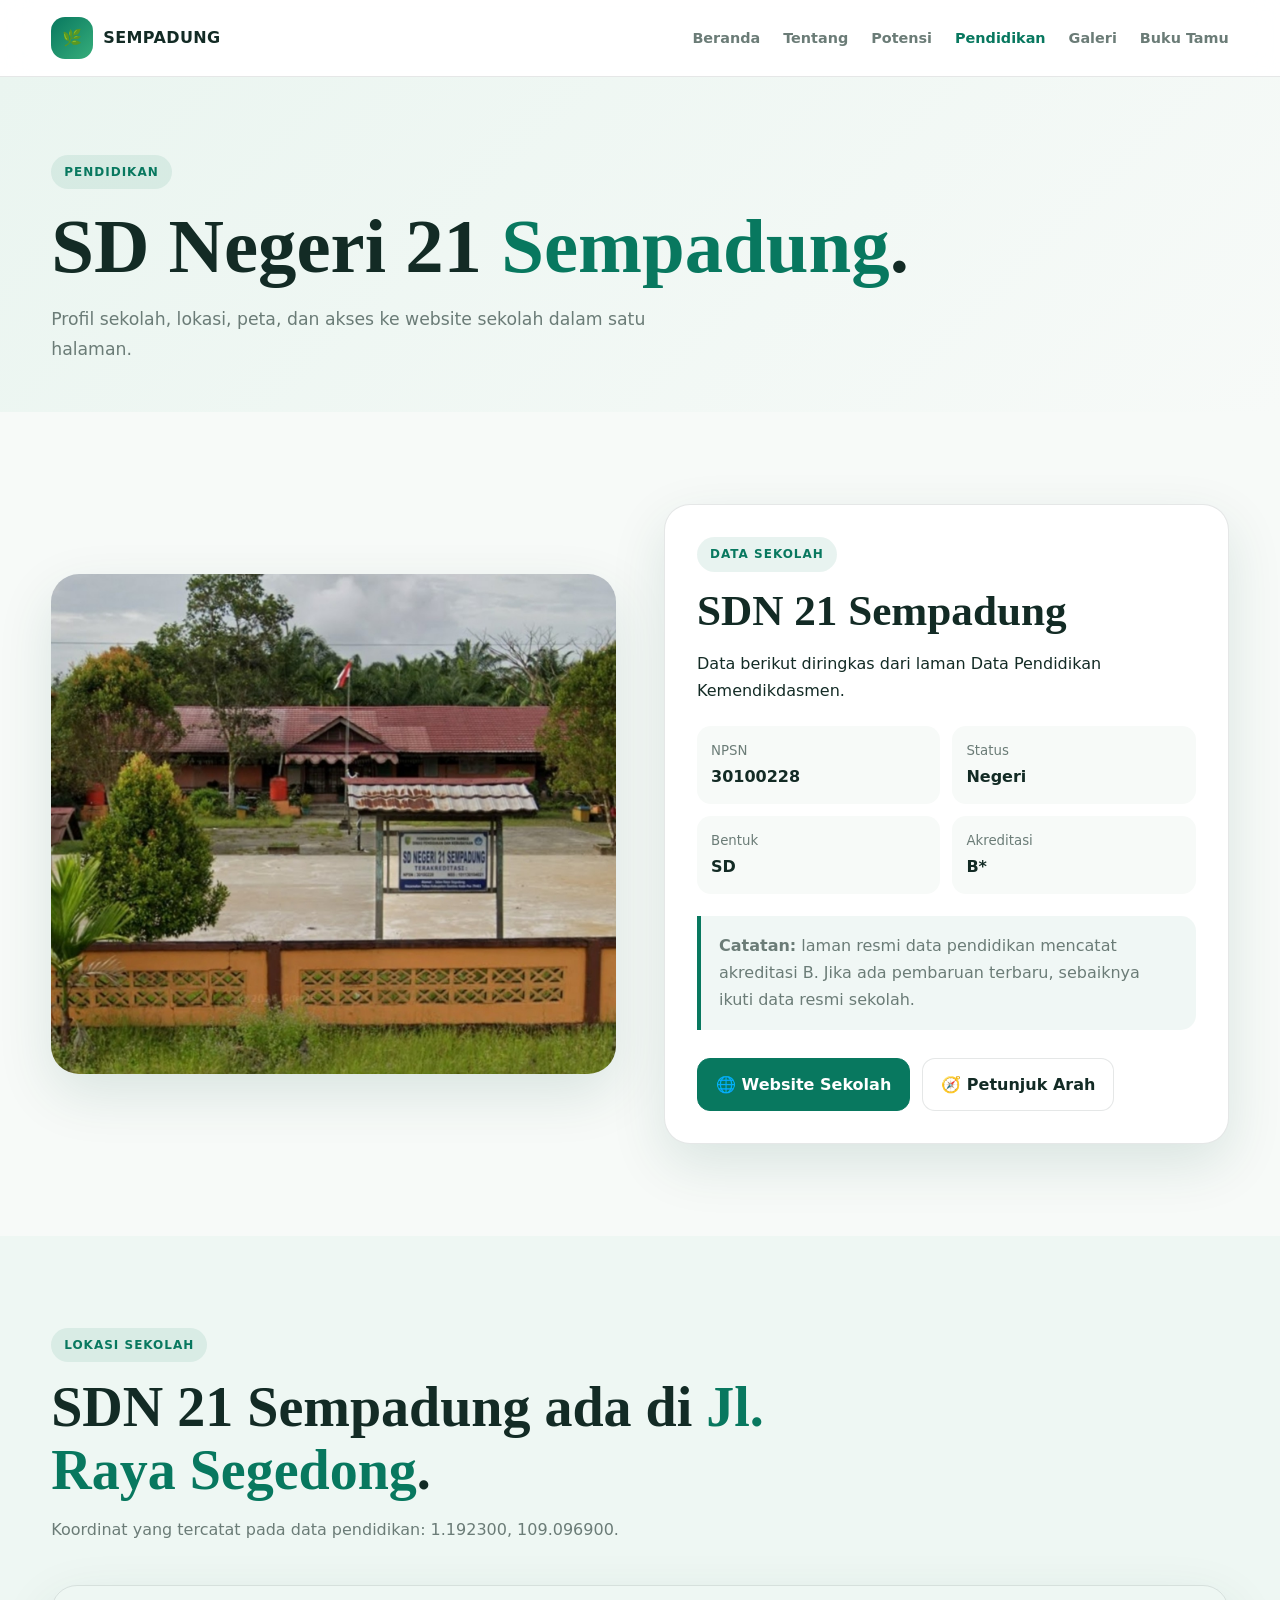
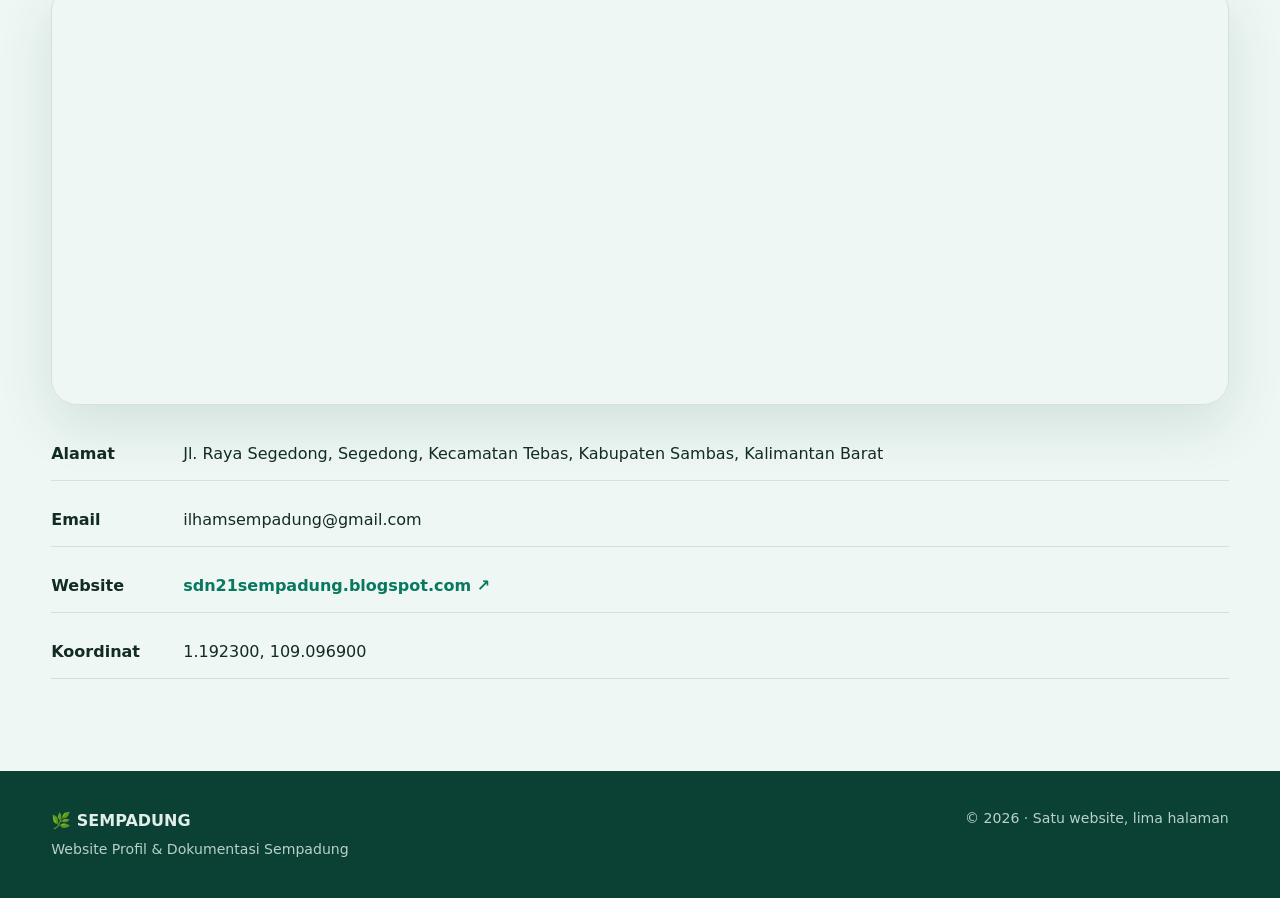
<file: pendidikan.html>
<!doctype html>
<html lang="id">
<head>
<meta charset="utf-8">
<meta name="viewport" content="width=device-width,initial-scale=1">
<meta name="description" content="Website Profil Sempadung, Segedong, Tebas, Sambas, Kalimantan Barat">
<title>Pendidikan Sempadung | Sempadung</title>
<link rel="stylesheet" href="style.css">
</head>
<body>

<header>
 <div class="container nav">
  <a class="logo" href="index.html"><span class="logo-mark">🌿</span><span>SEMPADUNG</span></a>
  <button class="menu" aria-label="Menu">☰</button>
  <ul class="links">
   <li><a class="" href="index.html">Beranda</a></li>
   <li><a class="" href="tentang.html">Tentang</a></li>
   <li><a class="" href="potensi.html">Potensi</a></li>
   <li><a class="active" href="pendidikan.html">Pendidikan</a></li>
   <li><a class="" href="galeri.html">Galeri</a></li>
   <li><a class="" href="buku-tamu.html">Buku Tamu</a></li>
  </ul>
 </div>
</header>


<main>
<section class="page-hero"><div class="container reveal"><span class="label">Pendidikan</span><h1>SD Negeri 21 <span>Sempadung</span>.</h1><p class="lead">Profil sekolah, lokasi, peta, dan akses ke website sekolah dalam satu halaman.</p></div></section>

<section>
<div class="container school">
 <div class="photo reveal"><img src="sdn-21-sempadung.jpg" alt="SD Negeri 21 Sempadung"></div>
 <div class="school-info reveal">
  <span class="label">Data Sekolah</span>
  <h2>SDN 21 Sempadung</h2>
  <p class="muted">Data berikut diringkas dari laman Data Pendidikan Kemendikdasmen.</p>
  <div class="meta">
   <div><small>NPSN</small><b>30100228</b></div>
   <div><small>Status</small><b>Negeri</b></div>
   <div><small>Bentuk</small><b>SD</b></div>
   <div><small>Akreditasi</small><b>B*</b></div>
  </div>
  <div class="notice"><b>Catatan:</b> laman resmi data pendidikan mencatat akreditasi B. Jika ada pembaruan terbaru, sebaiknya ikuti data resmi sekolah.</div>
  <div class="buttons">
   <a class="btn primary" target="_blank" rel="noopener" href="https://www.sdn21sempadung.blogspot.com/">🌐 Website Sekolah</a>
   <a class="btn secondary" target="_blank" rel="noopener" href="https://www.google.com/maps/dir/?api=1&destination=1.1923,109.0969">🧭 Petunjuk Arah</a>
  </div>
 </div>
</div>
</section>

<section style="background:var(--light)">
<div class="container">
 <div class="head reveal"><span class="label">Lokasi Sekolah</span><h2>SDN 21 Sempadung ada di <span>Jl. Raya Segedong</span>.</h2><p>Koordinat yang tercatat pada data pendidikan: 1.192300, 109.096900.</p></div>
 <div class="map reveal"><iframe src="https://www.google.com/maps?q=1.1923,109.0969&z=16&output=embed" loading="lazy" allowfullscreen title="Lokasi SDN 21 Sempadung"></iframe></div>
 <div class="info-list reveal">
  <div class="info-row"><b>Alamat</b><span>Jl. Raya Segedong, Segedong, Kecamatan Tebas, Kabupaten Sambas, Kalimantan Barat</span></div>
  <div class="info-row"><b>Email</b><span>ilhamsempadung@gmail.com</span></div>
  <div class="info-row"><b>Website</b><a href="https://www.sdn21sempadung.blogspot.com/" target="_blank" rel="noopener" style="color:var(--green);font-weight:800">sdn21sempadung.blogspot.com ↗</a></div>
  <div class="info-row"><b>Koordinat</b><span>1.192300, 109.096900</span></div>
 </div>
</div>
</section>
</main>


<footer><div class="container footer">
 <div><b>🌿 SEMPADUNG</b><br><span class="small">Website Profil & Dokumentasi Sempadung</span></div>
 <div class="small">© 2026 · Satu website, lima halaman</div>
</div></footer>

<script src="script.js"></script>
</body>
</html>
</file>
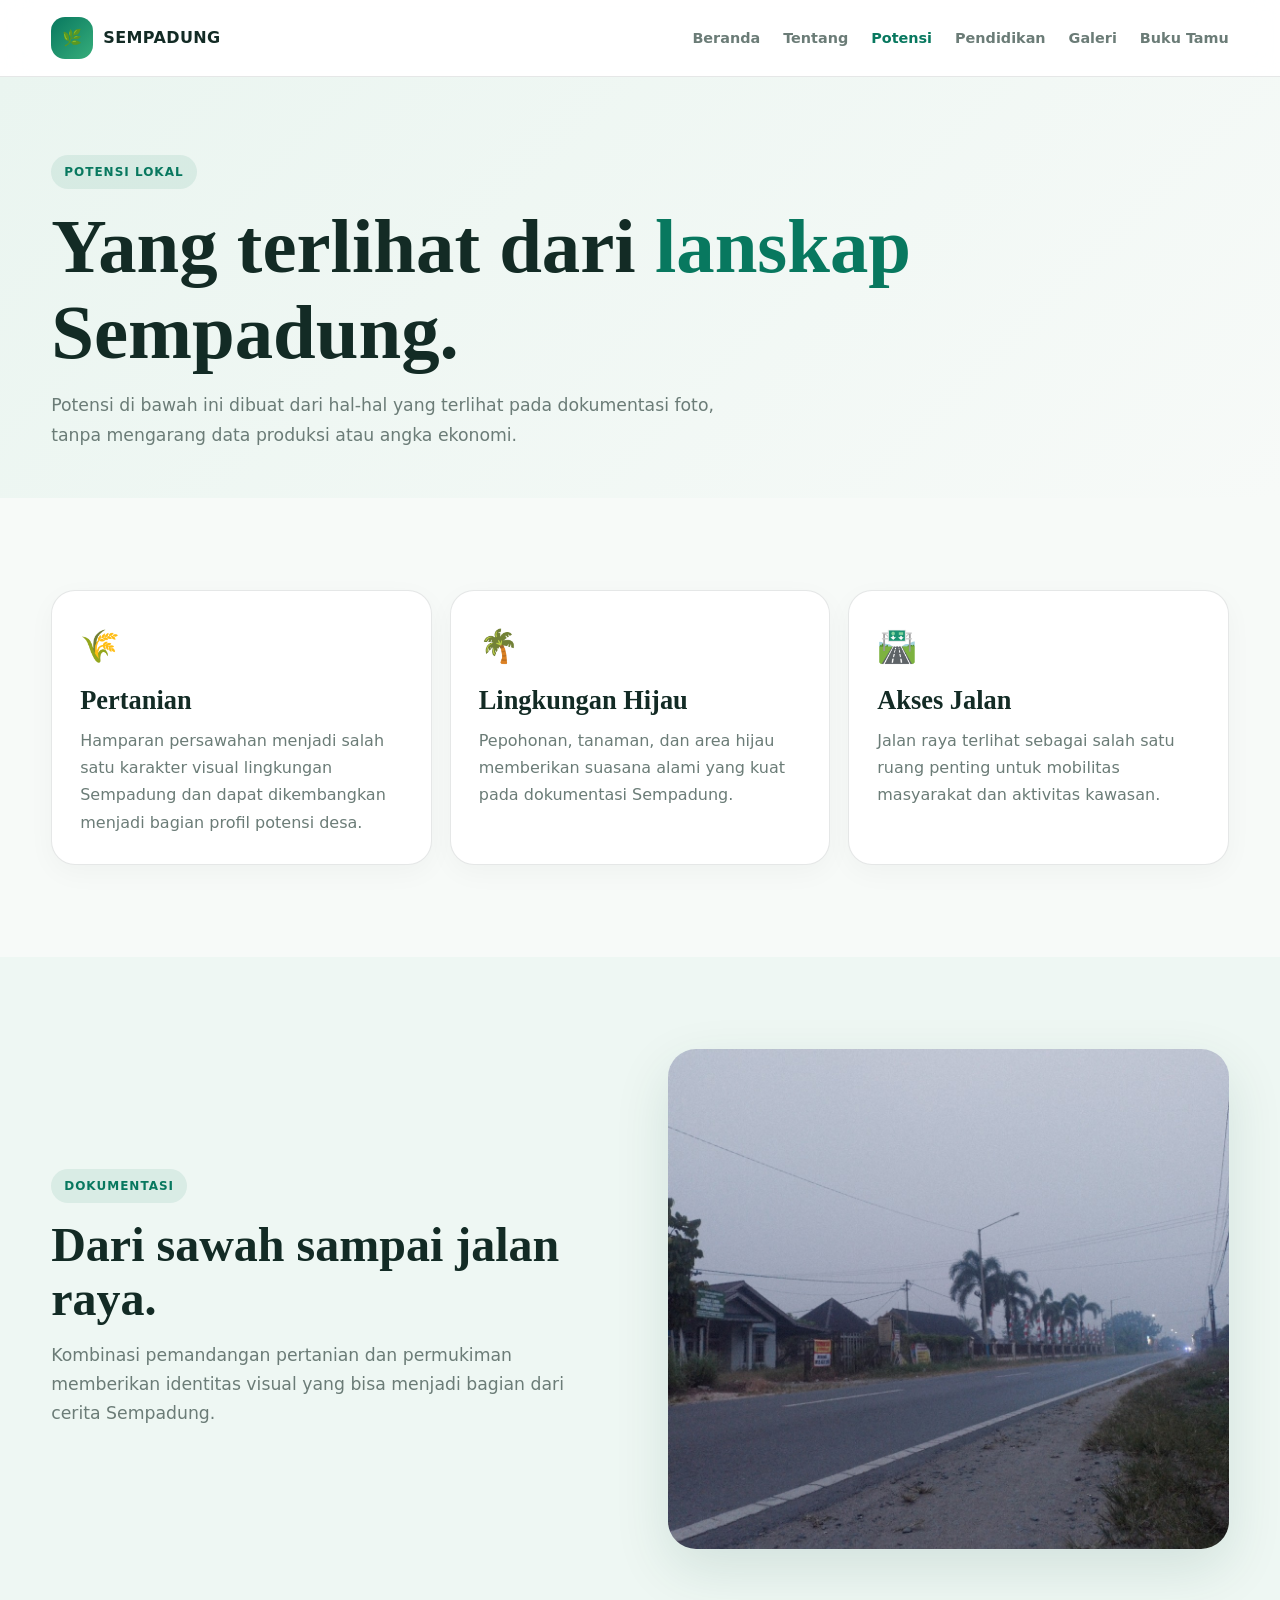
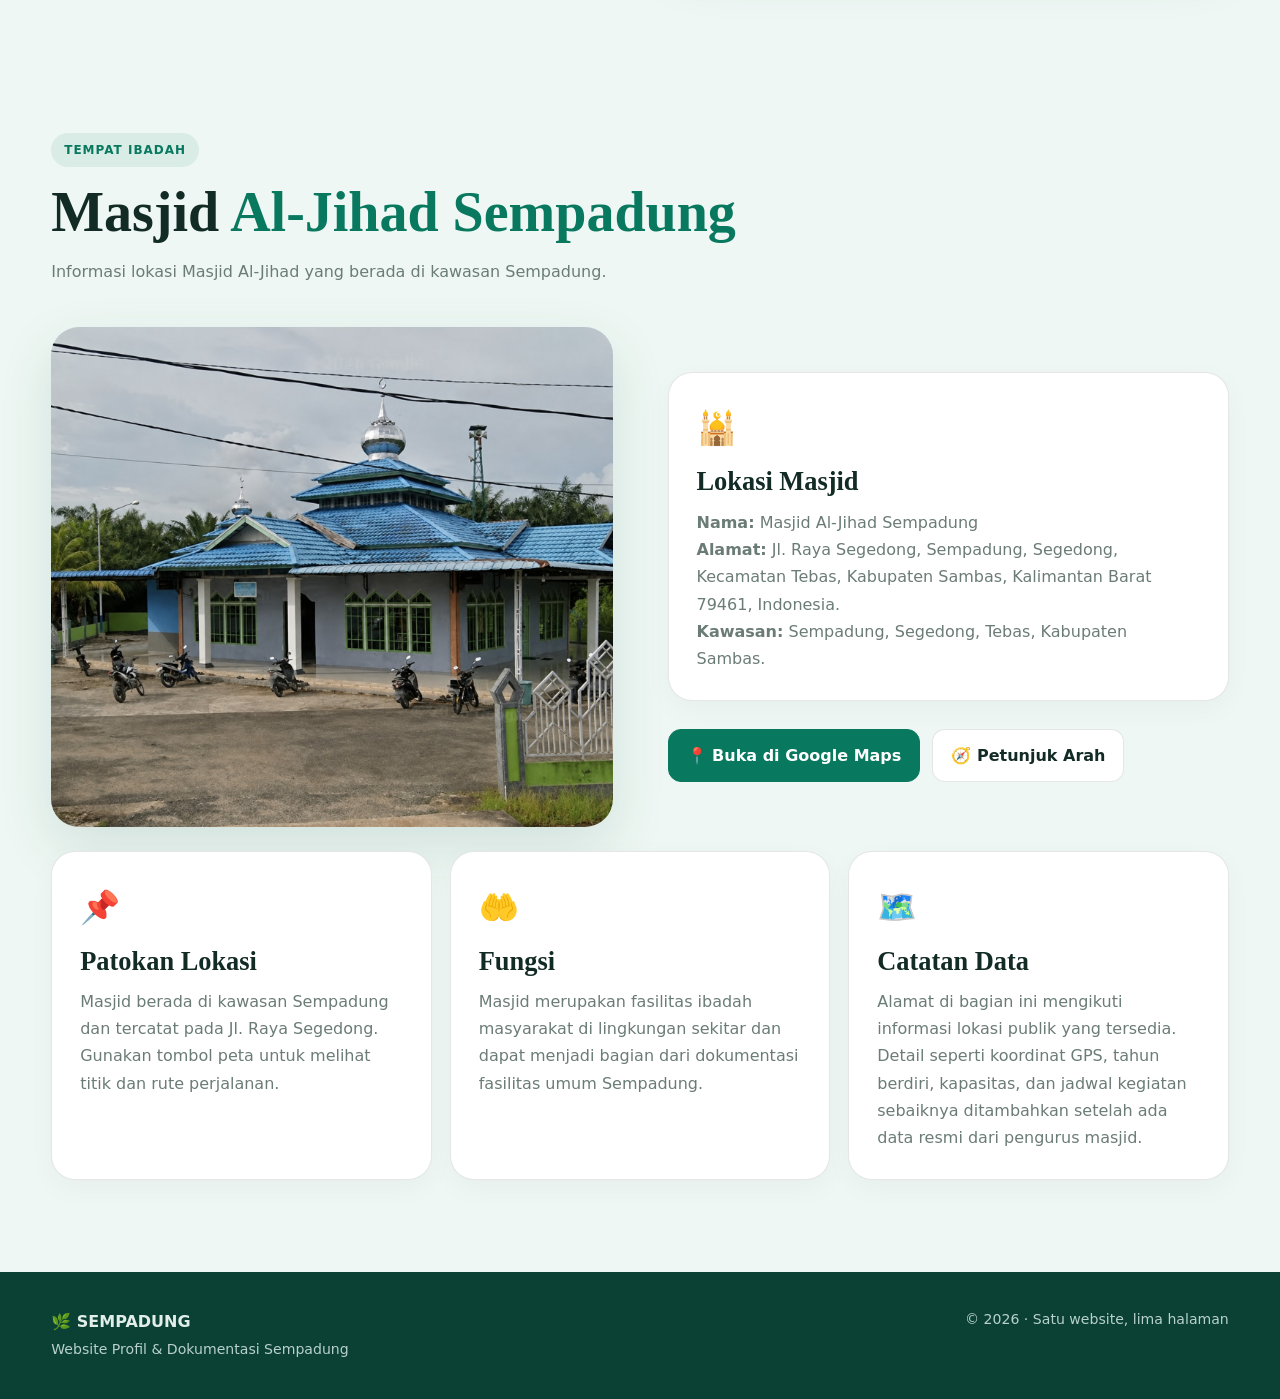
<file: potensi.html>
<!doctype html>
<html lang="id">
<head>
<meta charset="utf-8">
<meta name="viewport" content="width=device-width,initial-scale=1">
<meta name="description" content="Website Profil Sempadung, Segedong, Tebas, Sambas, Kalimantan Barat">
<title>Potensi Sempadung | Sempadung</title>
<link rel="stylesheet" href="style.css">
</head>
<body>

<header>
 <div class="container nav">
  <a class="logo" href="index.html"><span class="logo-mark">🌿</span><span>SEMPADUNG</span></a>
  <button class="menu" aria-label="Menu">☰</button>
  <ul class="links">
   <li><a class="" href="index.html">Beranda</a></li>
   <li><a class="" href="tentang.html">Tentang</a></li>
   <li><a class="active" href="potensi.html">Potensi</a></li>
   <li><a class="" href="pendidikan.html">Pendidikan</a></li>
   <li><a class="" href="galeri.html">Galeri</a></li>
   <li><a class="" href="buku-tamu.html">Buku Tamu</a></li>
  </ul>
 </div>
</header>


<main>
<section class="page-hero"><div class="container reveal"><span class="label">Potensi Lokal</span><h1>Yang terlihat dari <span>lanskap</span> Sempadung.</h1><p class="lead">Potensi di bawah ini dibuat dari hal-hal yang terlihat pada dokumentasi foto, tanpa mengarang data produksi atau angka ekonomi.</p></div></section>
<section><div class="container card-grid">
 <div class="card reveal"><div class="icon">🌾</div><h3>Pertanian</h3><p>Hamparan persawahan menjadi salah satu karakter visual lingkungan Sempadung dan dapat dikembangkan menjadi bagian profil potensi desa.</p></div>
 <div class="card reveal"><div class="icon">🌴</div><h3>Lingkungan Hijau</h3><p>Pepohonan, tanaman, dan area hijau memberikan suasana alami yang kuat pada dokumentasi Sempadung.</p></div>
 <div class="card reveal"><div class="icon">🛣️</div><h3>Akses Jalan</h3><p>Jalan raya terlihat sebagai salah satu ruang penting untuk mobilitas masyarakat dan aktivitas kawasan.</p></div>
</div></section>
<section style="background:var(--light)"><div class="container two">
 <div class="reveal"><span class="label">Dokumentasi</span><h2 style="font-size:3rem;margin:15px 0">Dari sawah sampai jalan raya.</h2><p class="lead">Kombinasi pemandangan pertanian dan permukiman memberikan identitas visual yang bisa menjadi bagian dari cerita Sempadung.</p></div>
 <div class="photo reveal"><img src="jalan-sempadung-2.jpg" alt="Jalan kawasan Sempadung"></div>
</div></section>


<section style="background:var(--light)">
 <div class="container">
  <div class="head reveal">
   <span class="label">Tempat Ibadah</span>
   <h2>Masjid <span>Al-Jihad Sempadung</span></h2>
   <p>Informasi lokasi Masjid Al-Jihad yang berada di kawasan Sempadung.</p>
  </div>
  <div class="two">
   <div class="photo reveal">
    <img src="masjid-sempadung.jpg" alt="Masjid Al-Jihad Sempadung">
   </div>
   <div class="reveal">
    <div class="card" style="margin-bottom:16px">
     <div class="icon">🕌</div>
     <h3>Lokasi Masjid</h3>
     <p><b>Nama:</b> Masjid Al-Jihad Sempadung</p>
     <p><b>Alamat:</b> Jl. Raya Segedong, Sempadung, Segedong, Kecamatan Tebas, Kabupaten Sambas, Kalimantan Barat 79461, Indonesia.</p>
     <p><b>Kawasan:</b> Sempadung, Segedong, Tebas, Kabupaten Sambas.</p>
    </div>
    <div class="buttons">
     <a class="btn primary" target="_blank" rel="noopener" href="https://www.google.com/maps/search/?api=1&query=Masjid+Al-Jihad+Sempadung+Segedong+Tebas+Sambas">📍 Buka di Google Maps</a>
     <a class="btn secondary" target="_blank" rel="noopener" href="https://www.google.com/maps/dir/?api=1&destination=Masjid+Al-Jihad+Sempadung+Segedong+Tebas+Sambas">🧭 Petunjuk Arah</a>
    </div>
   </div>
  </div>
  <div class="card-grid" style="margin-top:24px">
   <div class="card reveal"><div class="icon">📌</div><h3>Patokan Lokasi</h3><p>Masjid berada di kawasan Sempadung dan tercatat pada Jl. Raya Segedong. Gunakan tombol peta untuk melihat titik dan rute perjalanan.</p></div>
   <div class="card reveal"><div class="icon">🤲</div><h3>Fungsi</h3><p>Masjid merupakan fasilitas ibadah masyarakat di lingkungan sekitar dan dapat menjadi bagian dari dokumentasi fasilitas umum Sempadung.</p></div>
   <div class="card reveal"><div class="icon">🗺️</div><h3>Catatan Data</h3><p>Alamat di bagian ini mengikuti informasi lokasi publik yang tersedia. Detail seperti koordinat GPS, tahun berdiri, kapasitas, dan jadwal kegiatan sebaiknya ditambahkan setelah ada data resmi dari pengurus masjid.</p></div>
  </div>
 </div>
</section>

</main>


<footer><div class="container footer">
 <div><b>🌿 SEMPADUNG</b><br><span class="small">Website Profil & Dokumentasi Sempadung</span></div>
 <div class="small">© 2026 · Satu website, lima halaman</div>
</div></footer>

<script src="script.js"></script>
</body>
</html>
</file>
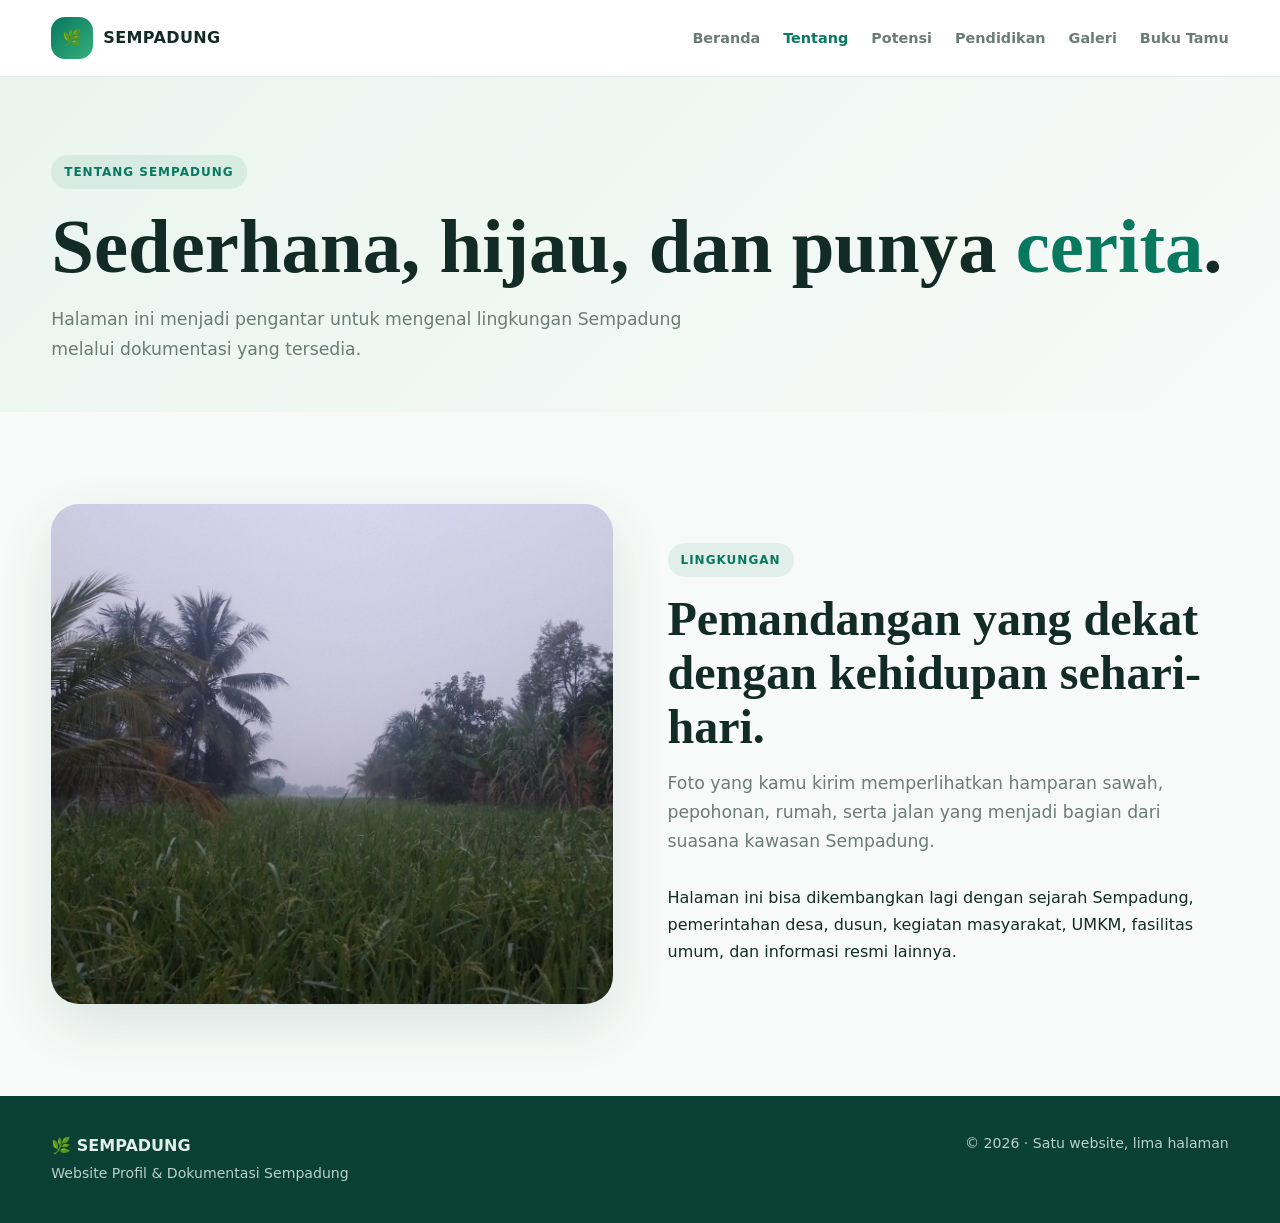
<file: tentang.html>
<!doctype html>
<html lang="id">
<head>
<meta charset="utf-8">
<meta name="viewport" content="width=device-width,initial-scale=1">
<meta name="description" content="Website Profil Sempadung, Segedong, Tebas, Sambas, Kalimantan Barat">
<title>Tentang Sempadung | Sempadung</title>
<link rel="stylesheet" href="style.css">
</head>
<body>

<header>
 <div class="container nav">
  <a class="logo" href="index.html"><span class="logo-mark">🌿</span><span>SEMPADUNG</span></a>
  <button class="menu" aria-label="Menu">☰</button>
  <ul class="links">
   <li><a class="" href="index.html">Beranda</a></li>
   <li><a class="active" href="tentang.html">Tentang</a></li>
   <li><a class="" href="potensi.html">Potensi</a></li>
   <li><a class="" href="pendidikan.html">Pendidikan</a></li>
   <li><a class="" href="galeri.html">Galeri</a></li>
   <li><a class="" href="buku-tamu.html">Buku Tamu</a></li>
  </ul>
 </div>
</header>


<main>
<section class="page-hero"><div class="container reveal"><span class="label">Tentang Sempadung</span><h1>Sederhana, hijau, dan punya <span>cerita</span>.</h1><p class="lead">Halaman ini menjadi pengantar untuk mengenal lingkungan Sempadung melalui dokumentasi yang tersedia.</p></div></section>
<section><div class="container two">
 <div class="photo reveal"><img src="sawah-sempadung.jpg" alt="Persawahan Sempadung"></div>
 <div class="reveal"><span class="label">Lingkungan</span><h2 style="font-size:3rem;margin:15px 0">Pemandangan yang dekat dengan kehidupan sehari-hari.</h2>
 <p class="lead">Foto yang kamu kirim memperlihatkan hamparan sawah, pepohonan, rumah, serta jalan yang menjadi bagian dari suasana kawasan Sempadung.</p><br>
 <p class="muted">Halaman ini bisa dikembangkan lagi dengan sejarah Sempadung, pemerintahan desa, dusun, kegiatan masyarakat, UMKM, fasilitas umum, dan informasi resmi lainnya.</p>
 </div>
</div></section>
</main>


<footer><div class="container footer">
 <div><b>🌿 SEMPADUNG</b><br><span class="small">Website Profil & Dokumentasi Sempadung</span></div>
 <div class="small">© 2026 · Satu website, lima halaman</div>
</div></footer>

<script src="script.js"></script>
</body>
</html>
</file>
<file: style.css>
:root{
 --green:#08785f;--green2:#045444;--light:#eef7f3;--gold:#e5a72d;
 --bg:#f7faf8;--card:#fff;--text:#132b25;--muted:#6b7c77;
 --line:rgba(19,43,37,.11);--shadow:0 20px 55px rgba(6,70,54,.12);
}
*{box-sizing:border-box;margin:0;padding:0}
html{scroll-behavior:smooth}
body{font-family:Inter,system-ui,-apple-system,Segoe UI,Arial,sans-serif;background:var(--bg);color:var(--text);line-height:1.7}
a{text-decoration:none;color:inherit}
img{max-width:100%;display:block}
.container{width:min(1180px,92%);margin:auto}
header{position:sticky;top:0;z-index:1000;background:rgba(255,255,255,.9);backdrop-filter:blur(16px);border-bottom:1px solid var(--line)}
.nav{min-height:76px;display:flex;align-items:center;justify-content:space-between;gap:20px}
.logo{display:flex;align-items:center;gap:10px;font-weight:900;letter-spacing:.4px}
.logo-mark{width:42px;height:42px;border-radius:14px;background:linear-gradient(135deg,var(--green),#37ae7b);color:#fff;display:grid;place-items:center}
.links{display:flex;list-style:none;gap:23px}
.links a{font-size:.9rem;font-weight:800;color:var(--muted)}
.links a:hover,.links a.active{color:var(--green)}
.menu{display:none;border:1px solid var(--line);background:#fff;border-radius:12px;padding:9px 12px;font-size:1.1rem}
.hero{min-height:calc(100vh - 76px);display:grid;align-items:center;padding:70px 0}
.hero-grid{display:grid;grid-template-columns:1fr .95fr;gap:60px;align-items:center}
.badge,.label{display:inline-block;padding:7px 13px;border-radius:999px;background:rgba(8,120,95,.09);color:var(--green);font-size:.75rem;font-weight:900;letter-spacing:1px;text-transform:uppercase}
h1,h2,h3{font-family:Georgia,"Times New Roman",serif;line-height:1.12}
h1{font-size:clamp(3.1rem,7vw,6rem);margin:18px 0 22px}
h1 span,h2 span{color:var(--green)}
.lead{font-size:1.08rem;color:var(--muted);max-width:680px}
.buttons{display:flex;gap:12px;flex-wrap:wrap;margin-top:28px}
.btn{display:inline-flex;align-items:center;justify-content:center;gap:8px;padding:12px 18px;border-radius:13px;border:1px solid var(--line);font-weight:850;transition:.25s}
.btn:hover{transform:translateY(-2px)}
.btn.primary{background:var(--green);color:#fff;border-color:var(--green)}
.btn.primary:hover{background:var(--green2)}
.btn.secondary{background:#fff}
.hero-photo{height:590px;border-radius:34px;overflow:hidden;box-shadow:var(--shadow);position:relative}
.hero-photo img{width:100%;height:100%;object-fit:cover}
.hero-photo:after{content:"";position:absolute;inset:0;background:linear-gradient(180deg,transparent 48%,rgba(0,0,0,.7))}
.hero-caption{position:absolute;z-index:2;left:26px;right:26px;bottom:24px;color:#fff}
.hero-caption small{opacity:.82}.hero-caption h2{font-size:2rem;margin-top:4px}
section{padding:92px 0}
.page-hero{padding:78px 0 48px;background:linear-gradient(135deg,#eaf5f0,#f7faf8)}
.page-hero h1{font-size:clamp(2.8rem,6vw,5.2rem);margin:15px 0}
.head{max-width:780px;margin-bottom:42px}.head h2{font-size:clamp(2rem,4.6vw,3.5rem);margin:14px 0}.head p{color:var(--muted)}
.two{display:grid;grid-template-columns:1fr 1fr;gap:55px;align-items:center}
.photo{overflow:hidden;border-radius:28px;box-shadow:var(--shadow)}
.photo img{width:100%;height:500px;object-fit:cover}
.card-grid{display:grid;grid-template-columns:repeat(3,1fr);gap:18px}
.card{background:var(--card);border:1px solid var(--line);border-radius:24px;padding:28px;box-shadow:0 8px 28px rgba(0,0,0,.035)}
.card h3{font-size:1.65rem;margin:12px 0}.card p{color:var(--muted)}
.icon{font-size:2rem}
.stats{display:grid;grid-template-columns:repeat(4,1fr);gap:14px}
.stat{background:#fff;border:1px solid var(--line);border-radius:20px;padding:24px}.stat strong{font-size:2rem;color:var(--green);display:block}
.school{display:grid;grid-template-columns:1fr 1fr;gap:48px;align-items:center}
.school-info{background:#fff;border:1px solid var(--line);border-radius:26px;padding:32px;box-shadow:var(--shadow)}
.school-info h2{font-size:2.7rem;margin:15px 0}
.meta{display:grid;grid-template-columns:1fr 1fr;gap:12px;margin:22px 0}
.meta div{background:var(--bg);padding:14px;border-radius:14px}.meta small{display:block;color:var(--muted)}.meta b{display:block}
.map{height:420px;border-radius:26px;overflow:hidden;box-shadow:var(--shadow);border:1px solid var(--line)}
.map iframe{width:100%;height:100%;border:0}
.info-list{display:grid;gap:12px;margin-top:22px}.info-row{display:flex;gap:12px;align-items:flex-start;padding:13px 0;border-bottom:1px solid var(--line)}.info-row b{min-width:120px}
.notice{border-left:4px solid var(--green);background:rgba(8,120,95,.06);padding:16px 18px;border-radius:0 15px 15px 0;color:var(--muted)}
.gallery{display:grid;grid-template-columns:repeat(4,1fr);grid-auto-rows:210px;gap:14px}
.gallery figure{position:relative;overflow:hidden;border-radius:20px;cursor:pointer}.gallery figure:first-child{grid-column:span 2;grid-row:span 2}
.gallery img{width:100%;height:100%;object-fit:cover;transition:.5s}.gallery figure:hover img{transform:scale(1.07)}
.gallery figcaption{position:absolute;left:0;right:0;bottom:0;padding:34px 16px 14px;color:#fff;font-weight:800;background:linear-gradient(transparent,rgba(0,0,0,.75))}
footer{background:#0b4035;color:#e2eee9;padding:36px 0}.footer{display:flex;justify-content:space-between;gap:20px;flex-wrap:wrap}.small{font-size:.88rem;color:#b8d1ca}
.reveal{opacity:0;transform:translateY(20px);transition:.7s}.reveal.show{opacity:1;transform:none}
.guest-form{display:grid;gap:16px;margin-top:22px}
.field{display:grid;gap:6px}
.field label{font-size:.85rem;font-weight:800;color:var(--muted)}
.field input,.field textarea{font-family:inherit;font-size:1rem;padding:13px 15px;border-radius:13px;border:1px solid var(--line);background:#fff;color:var(--text);resize:vertical}
.field input:focus,.field textarea:focus{outline:2px solid var(--green);outline-offset:1px}
.guest-form .btn{width:fit-content}
.form-status{font-size:.88rem;color:var(--muted);min-height:1.2em}
.form-status.ok{color:var(--green)}
.form-status.err{color:#c0392b}
.guest-list{display:grid;gap:14px;margin-top:22px;max-height:520px;overflow-y:auto}
.guest-item{background:var(--card);border:1px solid var(--line);border-radius:18px;padding:18px 20px;box-shadow:0 8px 28px rgba(0,0,0,.035)}
.guest-item .g-top{display:flex;justify-content:space-between;gap:10px;align-items:baseline;margin-bottom:6px}
.guest-item b{color:var(--green2)}
.guest-item .g-time{font-size:.75rem;color:var(--muted)}
.guest-item p{color:var(--text);font-size:.95rem}
@media(max-width:880px){
 .links{display:none;position:absolute;top:76px;left:4%;right:4%;background:#fff;padding:18px;border-radius:18px;box-shadow:var(--shadow);flex-direction:column}.links.open{display:flex}.menu{display:block}
 .hero-grid,.two,.school{grid-template-columns:1fr}.hero-photo{height:440px}.card-grid{grid-template-columns:1fr}.stats{grid-template-columns:1fr 1fr}
 .gallery{grid-template-columns:1fr 1fr;grid-auto-rows:170px}
}
@media(max-width:520px){.stats{grid-template-columns:1fr}.gallery{grid-template-columns:1fr}.gallery figure:first-child{grid-column:auto;grid-row:auto}section{padding:65px 0}}
</file>
